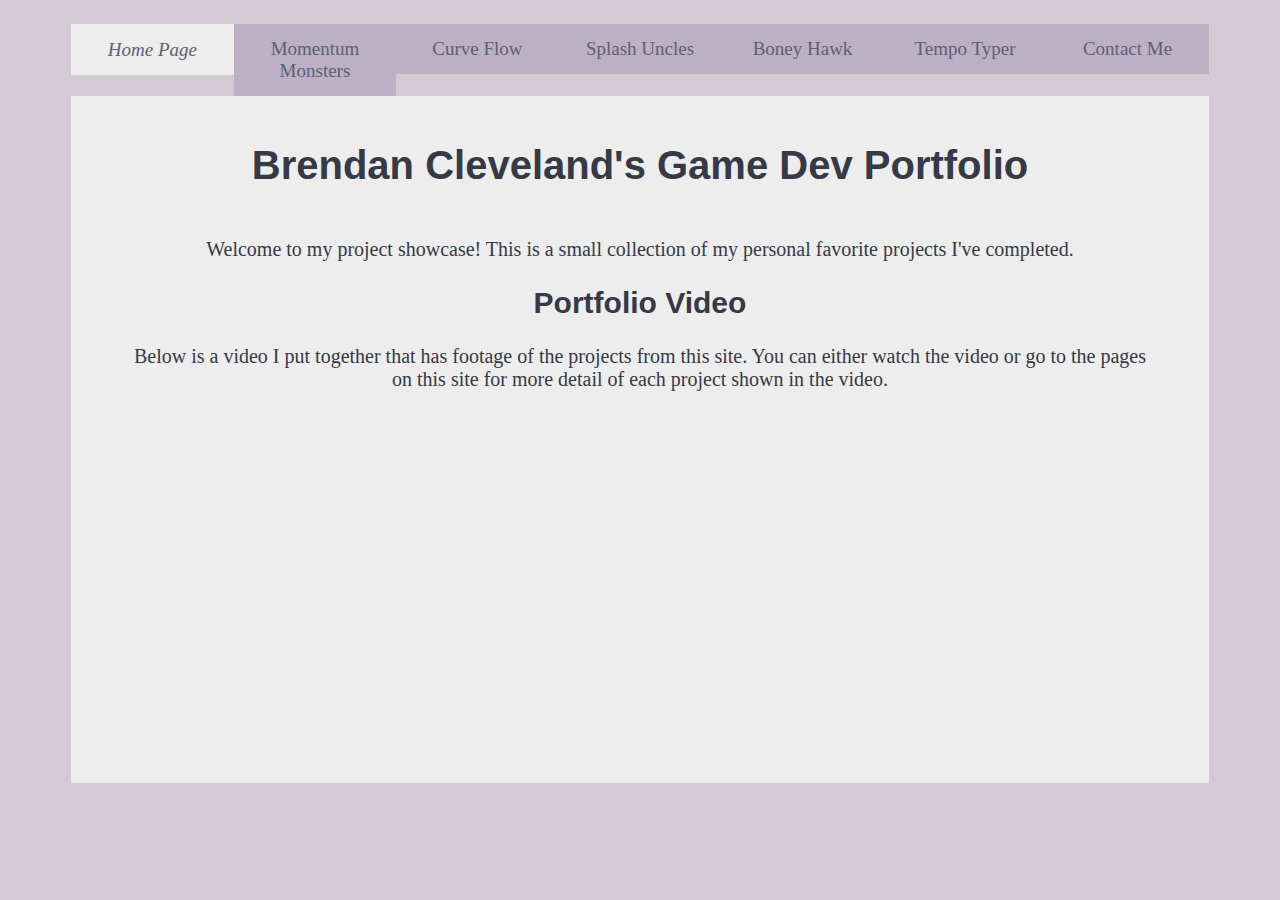
<file: index.html>
<!DOCTYPE html>
<html>
<head>
    <meta charset="utf-8">
    <meta http-equiv="X-UA-Compatible" content="IE=edge">
    <title>Brendan Cleveland's Portfolio</title>
    <meta name="viewport" content="width=device-width, initial-scale=1">
    <link rel="stylesheet" type="text/css" media="screen" href="style.css">
</head>
<body>
    <nav>
        <ul>
            <li class="currentPage"><a href="index.html">Home Page</a></li>
            <li><a href="MomentumMonsters.html">Momentum Monsters</a></li>
            <li><a href="CurveFlow.html">Curve Flow</a></li>
            <li><a href="SplashUncles.html">Splash Uncles</a></li>
            <li><a href="BoneyHawk.html">Boney Hawk</a></li>
            <li><a href="TempoTyper.html">Tempo Typer</a></li>
            <li><a href="contact.html">Contact Me</a></li>
        </ul>
    </nav>
    <div class="mainbody">
        <h1>Brendan Cleveland's Game Dev Portfolio</h1>
        <p>
            Welcome to my project showcase! This is a small collection of my personal favorite projects I've completed.
        </p>
        <h2>Portfolio Video</h2>
        <p>
            Below is a video I put together that has footage of the projects from this site.
            You can either watch the video or go to the pages on this site
            for more detail of each project shown in the video.
        </p>
        <iframe width="560" height="315" src="https://www.youtube.com/embed/hdtdmy8SNjY" frameborder="0" allow="accelerometer; autoplay; encrypted-media; gyroscope; picture-in-picture" allowfullscreen></iframe>
    </div>
</body>
</html>
</file>
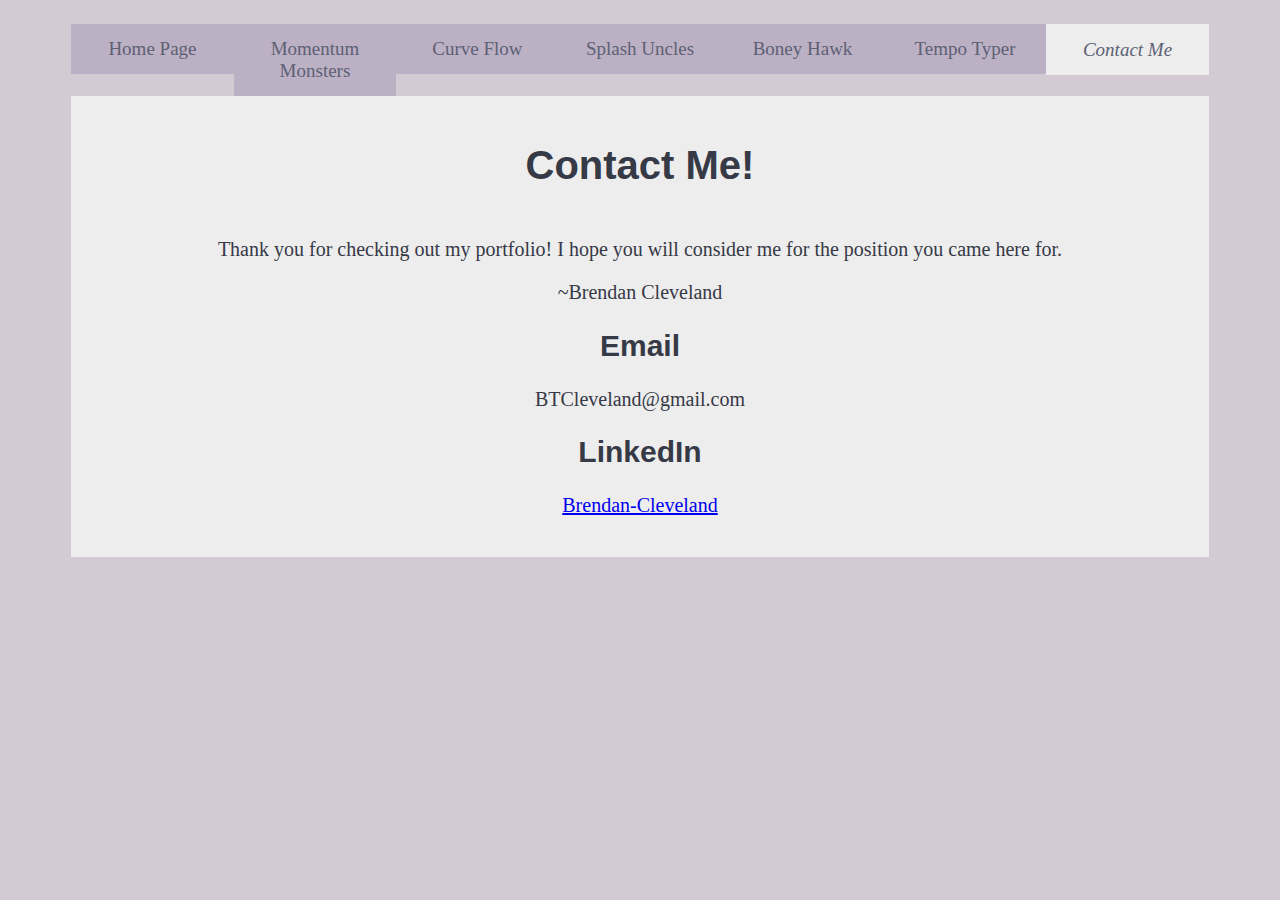
<file: contact.html>
<!DOCTYPE html>
<html>
<head>
    <meta charset="utf-8">
    <meta http-equiv="X-UA-Compatible" content="IE=edge">
    <title>Brendan Cleveland's Portfolio</title>
    <meta name="viewport" content="width=device-width, initial-scale=1">
    <link rel="stylesheet" type="text/css" media="screen" href="style.css">
</head>
<body>
    <nav>
        <ul>
            <li><a href="index.html">Home Page</a></li>
            <li><a href="MomentumMonsters.html">Momentum Monsters</a></li>
            <li><a href="CurveFlow.html">Curve Flow</a></li>
            <li><a href="SplashUncles.html">Splash Uncles</a></li>
            <li><a href="BoneyHawk.html">Boney Hawk</a></li>
            <li><a href="TempoTyper.html">Tempo Typer</a></li>
            <li class="currentPage"><a href="contact.html">Contact Me</a></li>
        </ul>
    </nav> 
    <div class='mainbody'>
        <h1>Contact Me!</h1>
        <p>
            Thank you for checking out my portfolio!
            I hope you will consider me for the position you came here for.
        </p>
        <p>~Brendan Cleveland</p>
        <h2>Email</h2>
        <p>BTCleveland@gmail.com</p>
        <h2>LinkedIn</h2>
        <p><a href="https://www.linkedin.com/in/brendan-cleveland/">Brendan-Cleveland</a></p>
    </div>
</body>
</html>
</file>
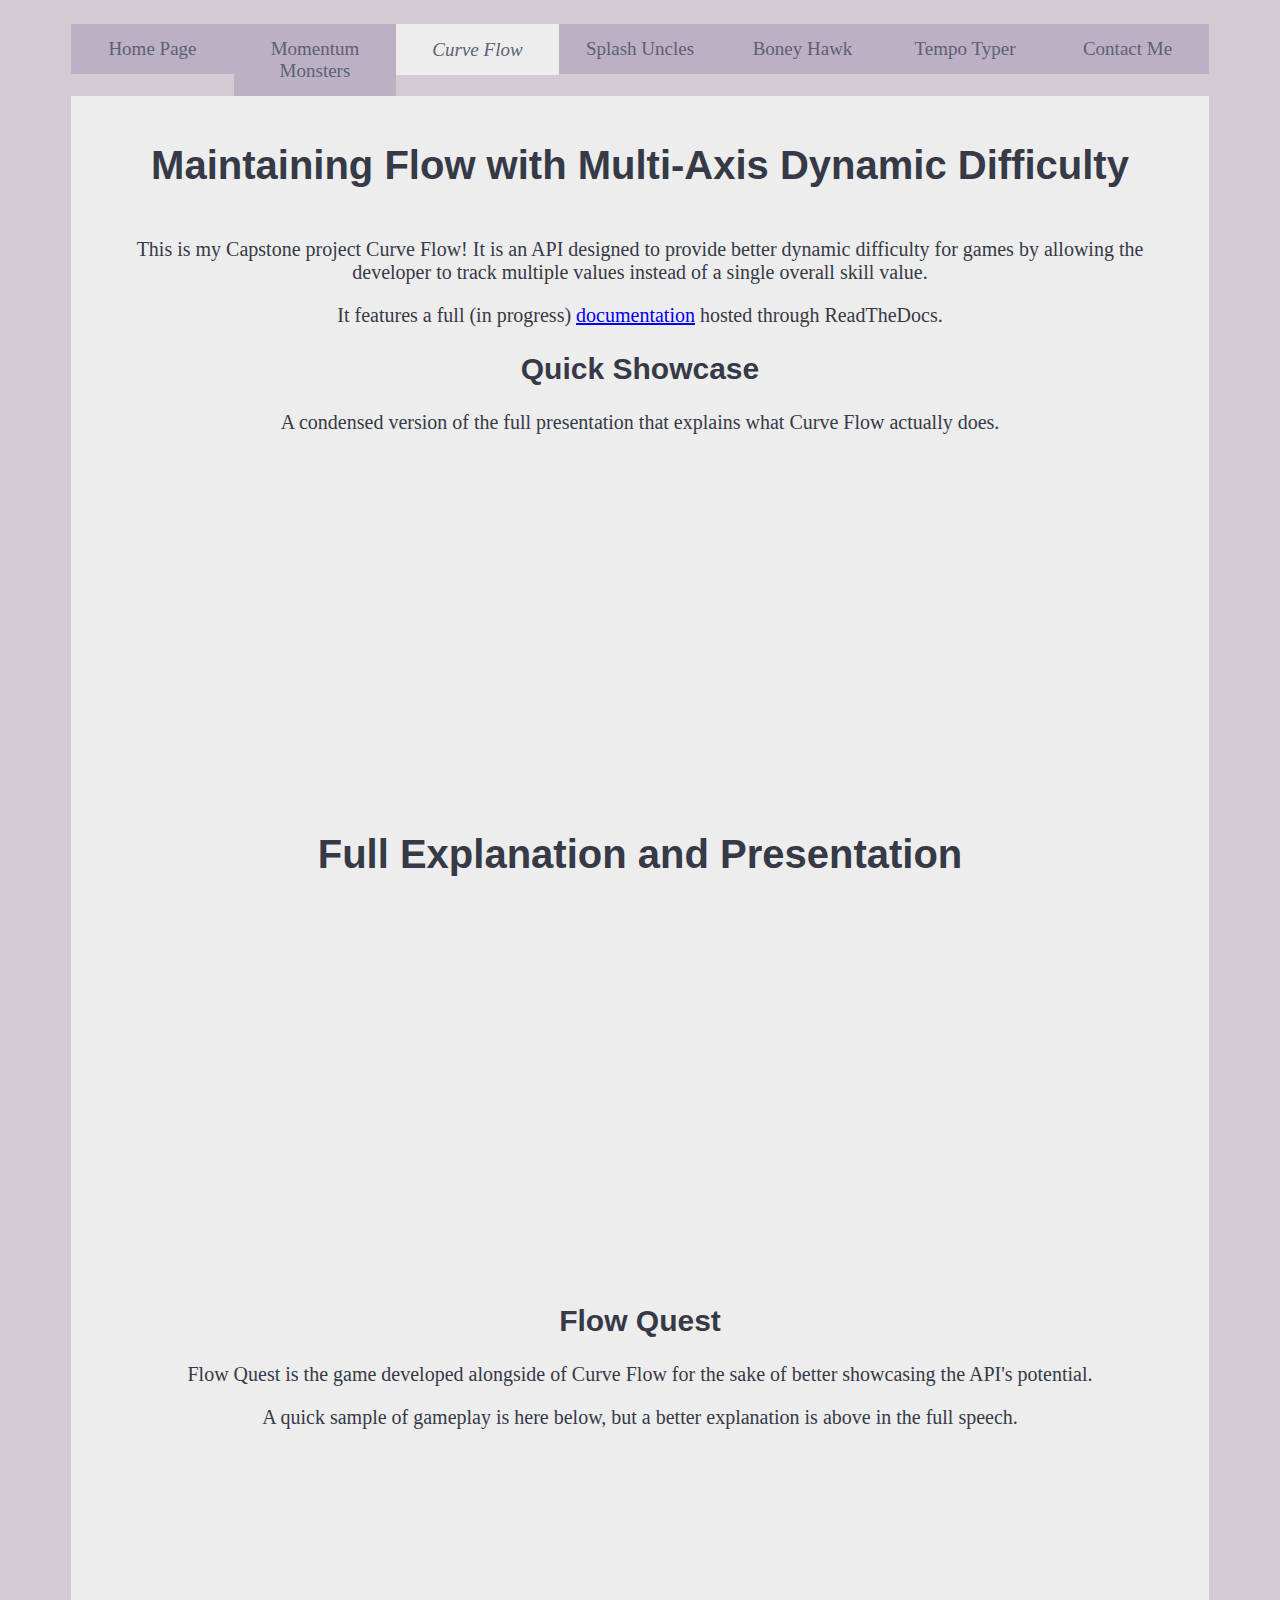
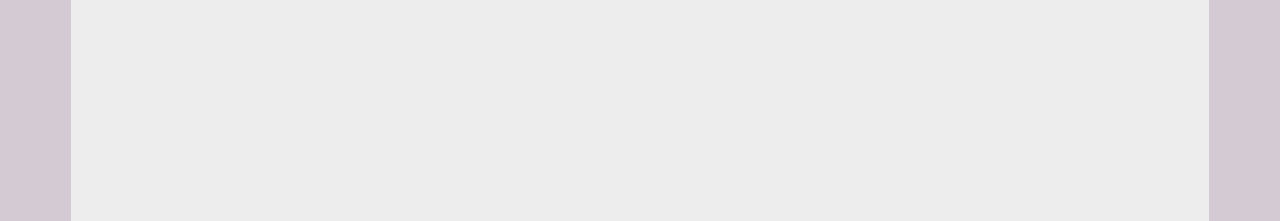
<file: CurveFlow.html>
<!DOCTYPE html>
<html>
<head>
    <meta charset="utf-8">
    <meta http-equiv="X-UA-Compatible" content="IE=edge">
    <title>Brendan Cleveland's Portfolio</title>
    <meta name="viewport" content="width=device-width, initial-scale=1">
    <link rel="stylesheet" type="text/css" media="screen" href="style.css">
</head>
<body>
    <nav>
        <ul>
            <li><a href="index.html">Home Page</a></li>
            <li><a href="MomentumMonsters.html">Momentum Monsters</a></li>
            <li class="currentPage"><a href="CurveFlow.html">Curve Flow</a></li>
            <li><a href="SplashUncles.html">Splash Uncles</a></li>
            <li><a href="BoneyHawk.html">Boney Hawk</a></li>
            <li><a href="TempoTyper.html">Tempo Typer</a></li>
            <li><a href="contact.html">Contact Me</a></li>
        </ul>
    </nav> 
    <div class='mainbody'>
        <h1>Maintaining Flow with Multi-Axis Dynamic Difficulty</h1>
        <p>
            This is my Capstone project Curve Flow! It is an API designed to provide better dynamic difficulty for games by allowing the developer to track multiple values instead of a single overall skill value.
        </p>
        <p>
            It features a full (in progress) 
            <a href="https://curveflow.readthedocs.io/en/latest/">documentation</a>
            hosted through ReadTheDocs.
        </p>

        <h2>Quick Showcase</h2>
        <p>
            A condensed version of the full presentation that explains what Curve Flow actually does.
        </p>
        <iframe width="560" height="315" src="https://www.youtube.com/embed/hdtdmy8SNjY?start=4" frameborder="0" allow="accelerometer; autoplay; encrypted-media; gyroscope; picture-in-picture" allowfullscreen></iframe>
        <h1>Full Explanation and Presentation</h1>
        <iframe width="560" height="315" src="https://www.youtube.com/embed/2wnRtRpUI6s" frameborder="0" allow="accelerometer; autoplay; encrypted-media; gyroscope; picture-in-picture" allowfullscreen></iframe>
        <h2>Flow Quest</h2>
        <p>
            Flow Quest is the game developed alongside of Curve Flow
            for the sake of better showcasing the API's potential.
        </p>
        <p>
            A quick sample of gameplay is here below, but a better explanation is above in the full speech.
        </p>
        <iframe width="560" height="315" src="https://www.youtube.com/embed/5nH4PviUKa4" frameborder="0" allow="accelerometer; autoplay; encrypted-media; gyroscope; picture-in-picture" allowfullscreen></iframe>
    </div>
</body>
</html>
</file>
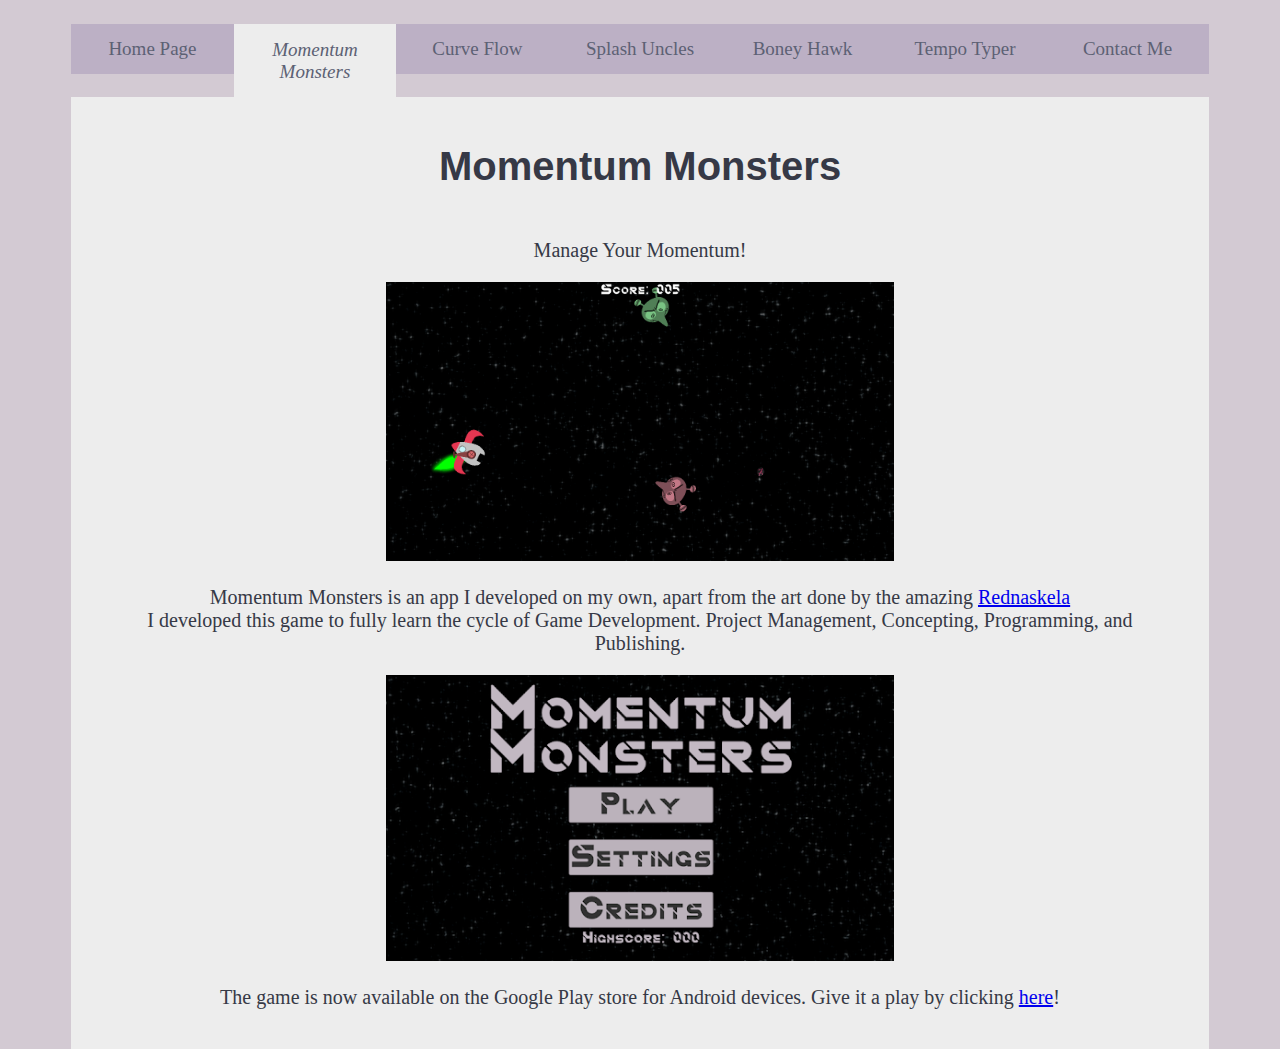
<file: MomentumMonsters.html>
<!DOCTYPE html>
<html>
<head>
    <meta charset="utf-8">
    <meta http-equiv="X-UA-Compatible" content="IE=edge">
    <title>Brendan Cleveland's Portfolio</title>
    <meta name="viewport" content="width=device-width, initial-scale=1">
    <link rel="stylesheet" type="text/css" media="screen" href="style.css">
</head>
<body>
    <nav>
        <ul>
            <li><a href="index.html">Home Page</a></li>
            <li class="currentPage"><a href="MomentumMonsters.html">Momentum Monsters</a></li>
            <li><a href="CurveFlow.html">Curve Flow</a></li>
            <li><a href="SplashUncles.html">Splash Uncles</a></li>
            <li><a href="BoneyHawk.html">Boney Hawk</a></li>
            <li><a href="TempoTyper.html">Tempo Typer</a></li>
            <li><a href="contact.html">Contact Me</a></li>
        </ul>
    </nav> 
    <div class='mainbody'>
        <h1>Momentum Monsters</h1>
        <p>Manage Your Momentum!</p>
        <img src="MMGameplay.gif" width=50%/>
        <p>
            Momentum Monsters is an app I developed on my own, apart from the art done by the amazing <a href="https://twitter.com/RednaskelArt">Rednaskela</a>
            <br/>
            I developed this game to fully learn the cycle of Game Development. Project Management, Concepting, Programming, and Publishing. 
        </p>
            <img src="Images/MMTitle.png" width=50%/>
        <p>
            The game is now available on the Google Play store for Android devices. Give it a play by clicking <a href="https://bit.ly/MomentumMonsters">here</a>!
        </p>
    </div>
</body>
</html>
</file>
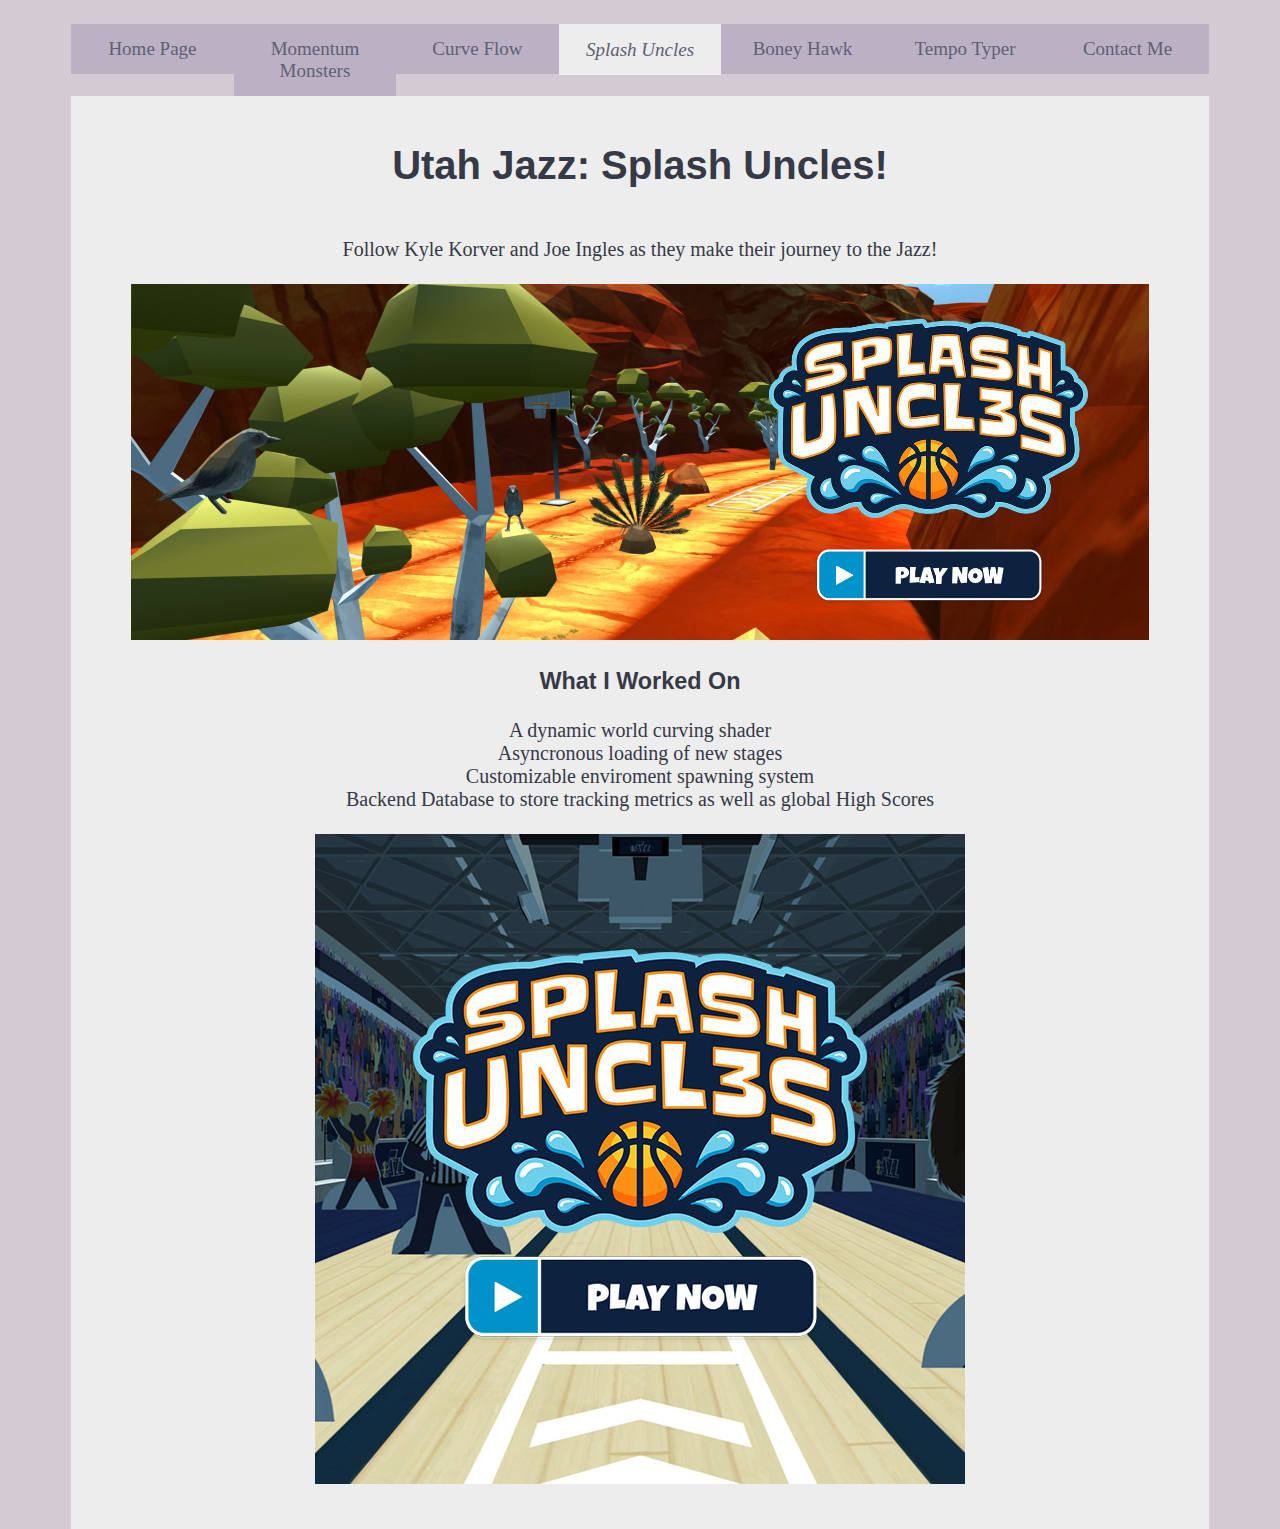
<file: SplashUncles.html>
<!DOCTYPE html>
<html>
<head>
    <meta charset="utf-8">
    <meta http-equiv="X-UA-Compatible" content="IE=edge">
    <title>Brendan Cleveland's Portfolio</title>
    <meta name="viewport" content="width=device-width, initial-scale=1">
    <link rel="stylesheet" type="text/css" media="screen" href="style.css">
</head>
<body>
    <nav>
        <ul>
            <li><a href="index.html">Home Page</a></li>
            <li><a href="MomentumMonsters.html">Momentum Monsters</a></li>
            <li><a href="CurveFlow.html">Curve Flow</a></li>
            <li class="currentPage"><a href="SplashUncles.html">Splash Uncles</a></li>
            <li><a href="BoneyHawk.html">Boney Hawk</a></li>
            <li><a href="TempoTyper.html">Tempo Typer</a></li>
            <li><a href="contact.html">Contact Me</a></li>
        </ul>
    </nav> 
    <div class='mainbody'>
        <h1>Utah Jazz: Splash Uncles!</h1>
        <p>
            Follow Kyle Korver and Joe Ingles as they make their journey to the Jazz!
            <br/>
            <br/>
            <a href="https://www.nba.com/jazz/games">
                <img src="Images/Splash1.jpg"/>
            </a>
            <br />
            <h3>What I Worked On</h3>
            <ul>
                <li>A dynamic world curving shader</li>
                <li>Asyncronous loading of new stages</li>
                <li>Customizable enviroment spawning system</li>
                <li>Backend Database to store tracking metrics as well as global High Scores</li>
            </ul>
            <br />
            <a href="https://www.nba.com/jazz/games">
                <img src="Images/Splash2.jpg"/>
            </a>
        </p>
    </div>
</body>
</html>
</file>
<file: style.css>
@import url('https://fonts.googleapis.com/css?family=Raleway|Lola');
body{
    background-color: #d3cad3;
    font-family: 'Raleway', sans-serif;
}
h1,h2,h3,h4,h5,h6{
    font-family: 'Lola', sans-serif;
}
h1{
    margin-bottom: 50px;
}
nav{
    display:table;
    width:90%;
    margin: 0 5%;
    font-family: 'Raleway', sans-serif;
}
iframe{
    margin: 16px 0px;
}
.mainbody{
    background-color: #ededed;
    color:#363946;
    margin: 0 5% -15px 5%;
    padding:20px 60px;
    font-family: 'Slabo 27px', serif;
    font-size: 20px;
    text-align:center;
}
nav ul {
    list-style-type: none;
    display:flex;
    flex-direction:row;
    justify-content: center;
    font-family: 'Slabo 27px', serif;
    padding-left:0;
    margin-bottom: 0;
}
.mainbody ul{
    padding: 0;
    overflow: hidden;
    margin: 0px;
    font-family: 'Slabo 27px', serif;
}
img{
    max-width:100%;
    max-height:100%;
}
.currentPage a, .currentPage a:visited{
    background-color: #ededed;
    color: #363946;
    font-style: italic;
    border: none;
    border-top: 1px solid #ededed;
}
nav li {
    float: left;
    margin: 0px 0px;
    flex:1;
}

li a {
    display: block;
    text-align: center;
    padding: 14px 16px;
    text-decoration: none;
    background-color: #bcb0c5;
    font-size: 19px;
}
li a:link{
    color:#5c6174;
}
li a:visited{
    color:#5c6174;
}
li a:hover {
    background-color: #c2b3ce;
}
</file>
